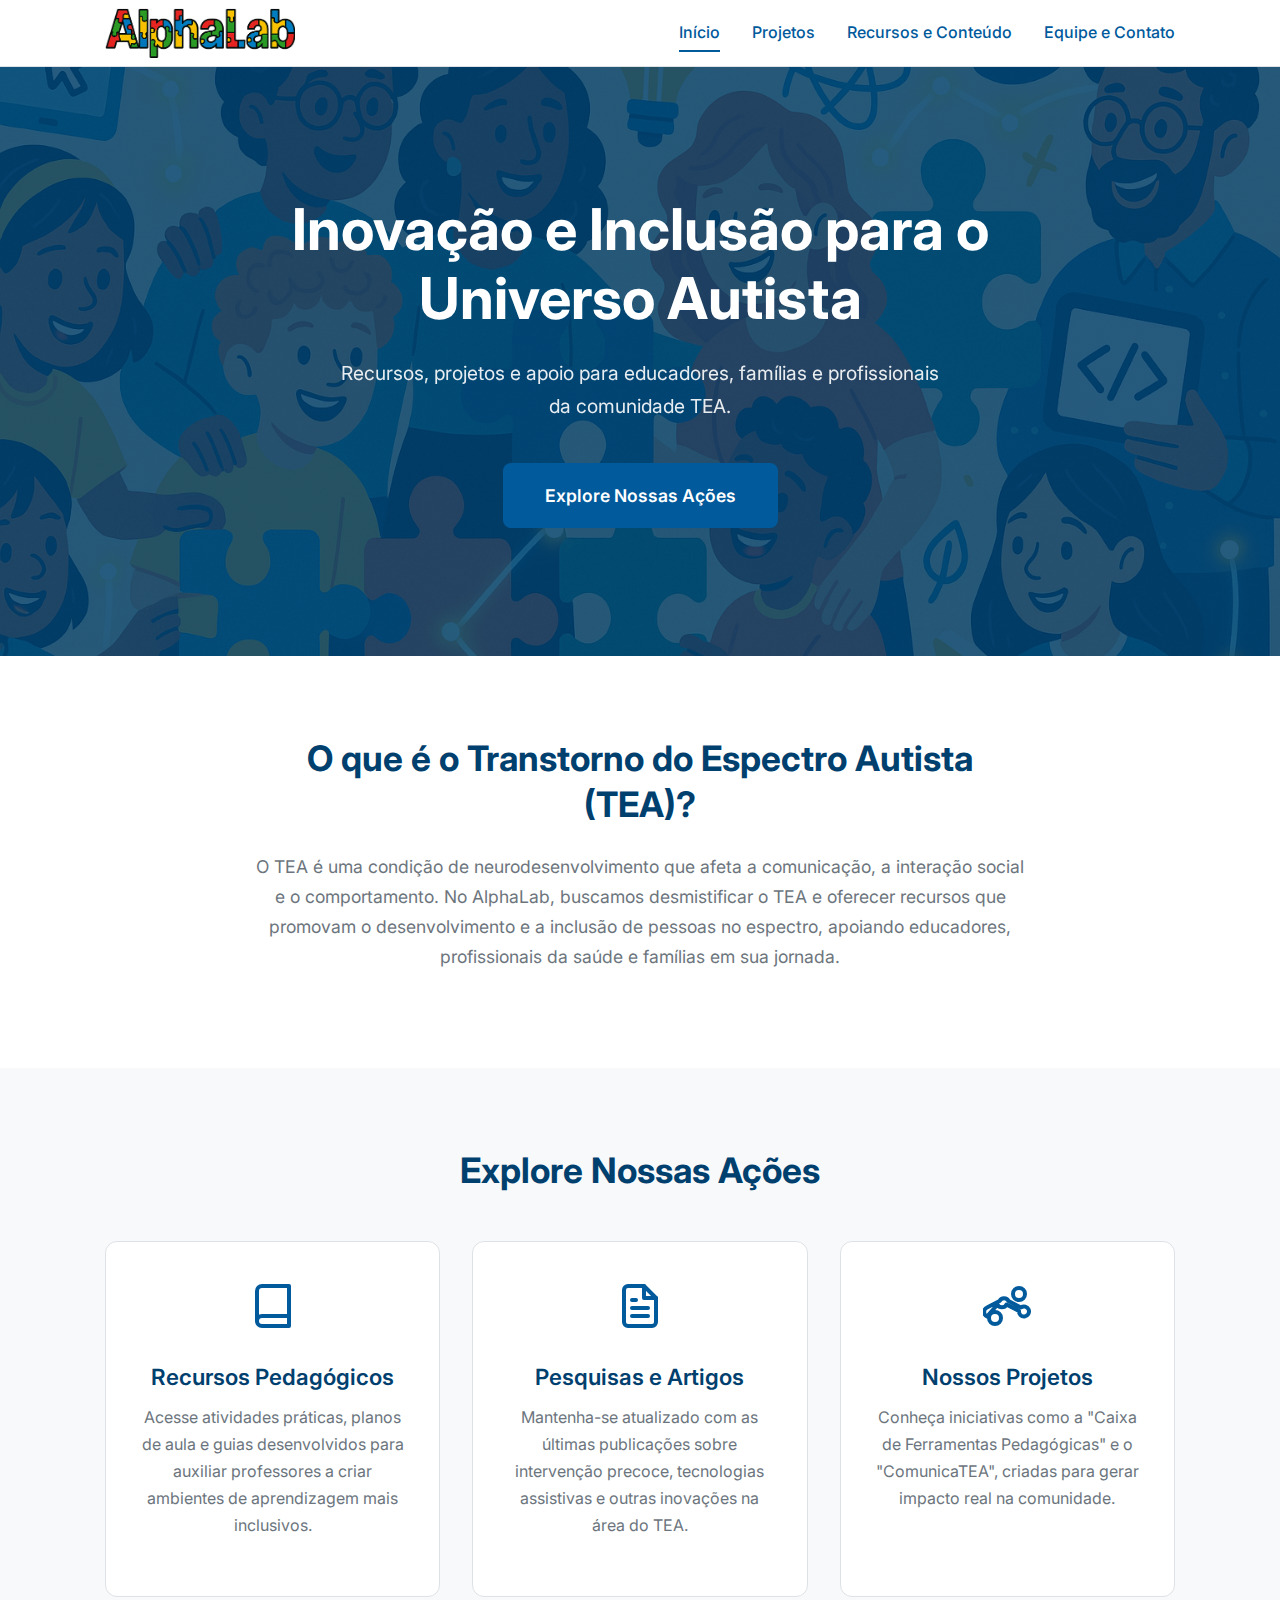
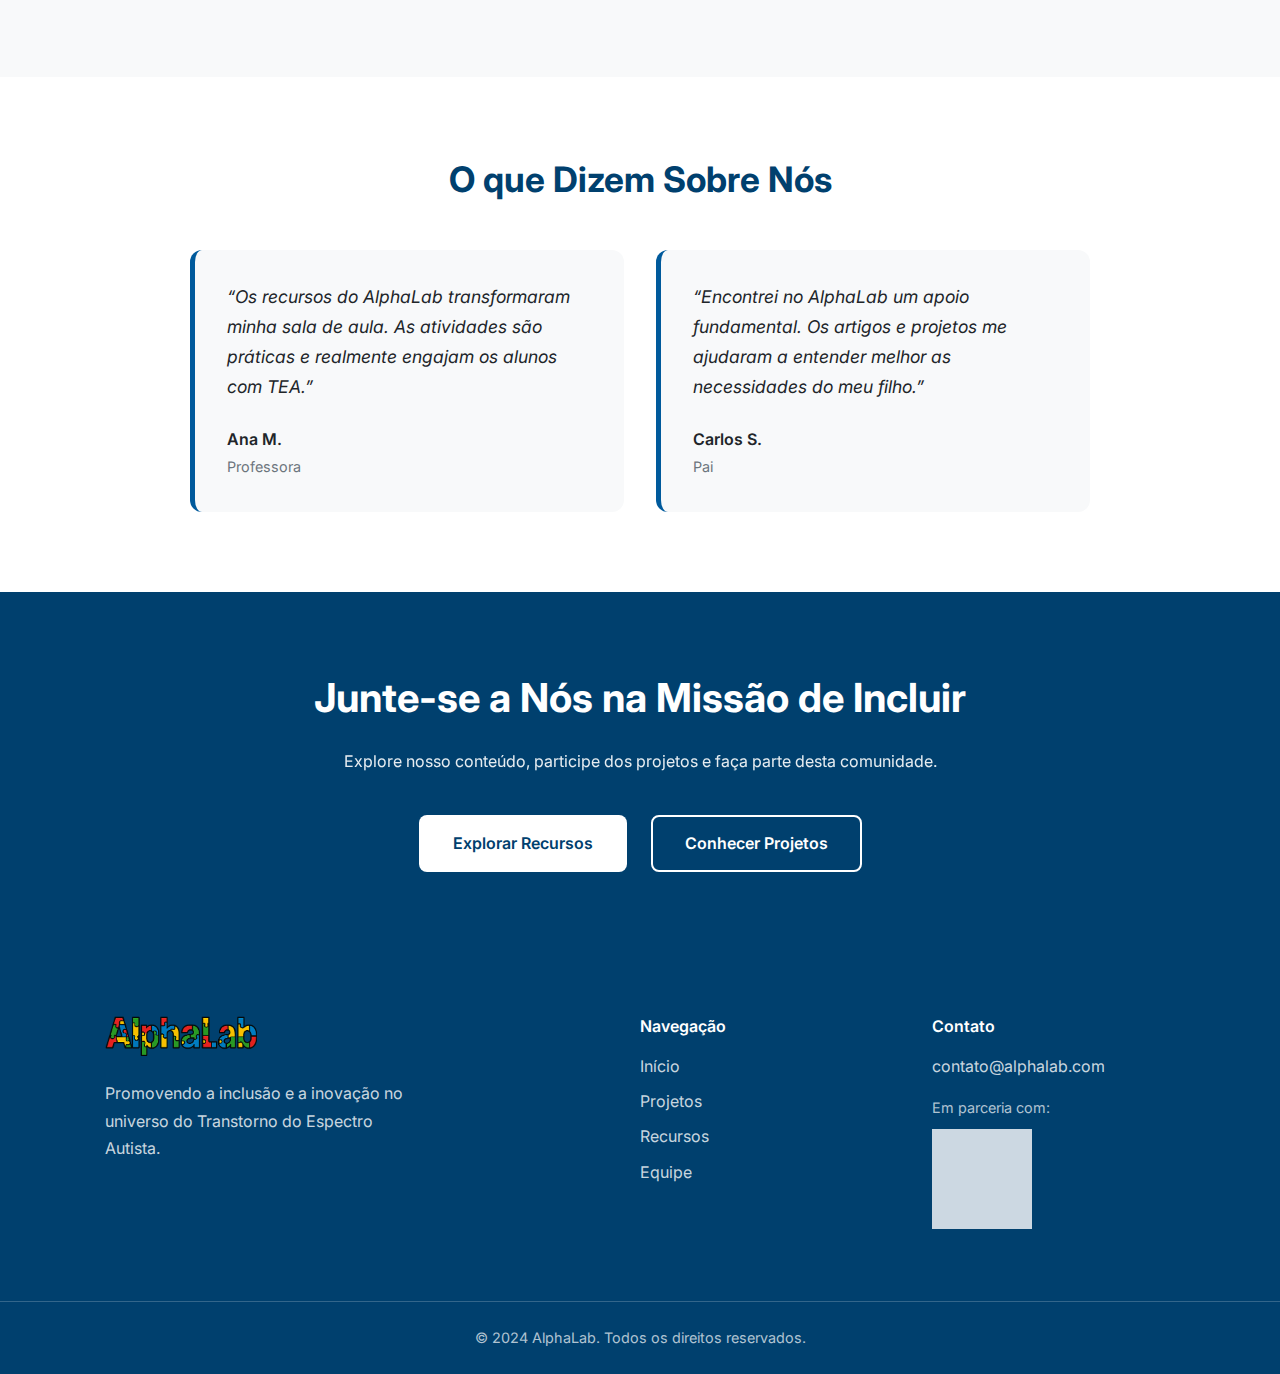
<file: index.html>
<!DOCTYPE html>
<html lang="pt-br">
  <head>
    <meta charset="UTF-8" />
    <meta name="viewport" content="width=device-width, initial-scale=1.0" />
    <title>AlphaLab - Inclusão e Inovação no TEA</title>

    <link rel="stylesheet" href="./styles/global.css" />
    <link rel="stylesheet" href="./styles/inicio.css" />

    <link rel="preconnect" href="https://fonts.googleapis.com" />
    <link rel="preconnect" href="https://fonts.gstatic.com" crossorigin />
    <link
      href="https://fonts.googleapis.com/css2?family=Inter:wght@400;500;600;700&display=swap"
      rel="stylesheet"
    />
  </head>
  <body>
    <header class="navbar">
      <div class="container">
        <a href="index.html" class="logo-link">
          <img class="logo" src="./assets/logo.png" alt="Logo AlphaLab" />
        </a>
        <nav>
          <ul>
            <li><a href="index.html" class="active">Início</a></li>
            <li><a href="pages/projetos.html">Projetos</a></li>
            <li><a href="pages/recursos.html">Recursos e Conteúdo</a></li>
            <li><a href="pages/equipe.html">Equipe e Contato</a></li>
          </ul>
        </nav>
        <button class="menu-toggle" aria-label="Abrir menu">
          <span class="bar"></span>
          <span class="bar"></span>
          <span class="bar"></span>
        </button>
      </div>
    </header>

    <main>
      <section class="hero">
        <div class="container">
          <div class="hero-content">
            <h1>Inovação e Inclusão para o Universo Autista</h1>
            <p class="subtitle">
              Recursos, projetos e apoio para educadores, famílias e
              profissionais da comunidade TEA.
            </p>
            <a href="#intro" class="btn btn-primary btn-hero"
              >Explore Nossas Ações</a
            >
          </div>
        </div>
      </section>

      <section id="intro" class="intro-section">
        <div class="container">
          <h2>O que é o Transtorno do Espectro Autista (TEA)?</h2>
          <p class="section-subtitle">
            O TEA é uma condição de neurodesenvolvimento que afeta a
            comunicação, a interação social e o comportamento. No AlphaLab,
            buscamos desmistificar o TEA e oferecer recursos que promovam o
            desenvolvimento e a inclusão de pessoas no espectro, apoiando
            educadores, profissionais da saúde e famílias em sua jornada.
          </p>
        </div>
      </section>

      <section class="highlights-section">
        <div class="container">
          <h2>Explore Nossas Ações</h2>
          <div class="highlights-grid">
            <div class="card">
              <div class="card-icon">
                <svg
                  xmlns="http://www.w3.org/2000/svg"
                  width="48"
                  height="48"
                  viewBox="0 0 24 24"
                  fill="none"
                  stroke="currentColor"
                  stroke-width="2"
                  stroke-linecap="round"
                  stroke-linejoin="round"
                >
                  <path d="M4 19.5A2.5 2.5 0 0 1 6.5 17H20"></path>
                  <path
                    d="M6.5 2H20v20H6.5A2.5 2.5 0 0 1 4 19.5v-15A2.5 2.5 0 0 1 6.5 2z"
                  ></path>
                </svg>
              </div>
              <h3>Recursos Pedagógicos</h3>
              <p>
                Acesse atividades práticas, planos de aula e guias desenvolvidos
                para auxiliar professores a criar ambientes de aprendizagem mais
                inclusivos.
              </p>
            </div>
            <div class="card">
              <div class="card-icon">
                <svg
                  xmlns="http://www.w3.org/2000/svg"
                  width="48"
                  height="48"
                  viewBox="0 0 24 24"
                  fill="none"
                  stroke="currentColor"
                  stroke-width="2"
                  stroke-linecap="round"
                  stroke-linejoin="round"
                >
                  <path
                    d="M14 2H6a2 2 0 0 0-2 2v16a2 2 0 0 0 2 2h12a2 2 0 0 0 2-2V8z"
                  ></path>
                  <polyline points="14 2 14 8 20 8"></polyline>
                  <line x1="16" y1="13" x2="8" y2="13"></line>
                  <line x1="16" y1="17" x2="8" y2="17"></line>
                  <polyline points="10 9 9 9 8 9"></polyline>
                </svg>
              </div>
              <h3>Pesquisas e Artigos</h3>
              <p>
                Mantenha-se atualizado com as últimas publicações sobre
                intervenção precoce, tecnologias assistivas e outras inovações
                na área do TEA.
              </p>
            </div>
            <div class="card">
              <div class="card-icon">
                <svg
                  xmlns="http://www.w3.org/2000/svg"
                  width="48"
                  height="48"
                  viewBox="0 0 24 24"
                  fill="none"
                  stroke="currentColor"
                  stroke-width="2"
                  stroke-linecap="round"
                  stroke-linejoin="round"
                >
                  <path
                    d="M2 17.265a2.5 2.5 0 0 1 0-4.53L8.25 9.53a2.5 2.5 0 0 1 4.53 0L19 12.735a2.5 2.5 0 1 1-1 1.732l-6.28-3.202a2.5 2.5 0 0 1-4.46 0L2 17.265z"
                  ></path>
                  <circle cx="18" cy="6" r="3"></circle>
                  <circle cx="6" cy="18" r="3"></circle>
                </svg>
              </div>
              <h3>Nossos Projetos</h3>
              <p>
                Conheça iniciativas como a "Caixa de Ferramentas Pedagógicas" e
                o "ComunicaTEA", criadas para gerar impacto real na comunidade.
              </p>
            </div>
          </div>
        </div>
      </section>

      <section class="testimonials-section">
        <div class="container">
          <h2>O que Dizem Sobre Nós</h2>
          <div class="testimonials-grid">
            <div class="testimonial-card">
              <p class="testimonial-quote">
                “Os recursos do AlphaLab transformaram minha sala de aula. As
                atividades são práticas e realmente engajam os alunos com TEA.”
              </p>
              <div class="testimonial-author">
                <span class="author-name">Ana M.</span>
                <span class="author-role">Professora</span>
              </div>
            </div>
            <div class="testimonial-card">
              <p class="testimonial-quote">
                “Encontrei no AlphaLab um apoio fundamental. Os artigos e
                projetos me ajudaram a entender melhor as necessidades do meu
                filho.”
              </p>
              <div class="testimonial-author">
                <span class="author-name">Carlos S.</span>
                <span class="author-role">Pai</span>
              </div>
            </div>
          </div>
        </div>
      </section>

      <section class="cta-section">
        <div class="container">
          <h2>Junte-se a Nós na Missão de Incluir</h2>
          <p>
            Explore nosso conteúdo, participe dos projetos e faça parte desta
            comunidade.
          </p>
          <div class="cta-buttons">
            <a href="./pages/recursos.html" class="btn btn-primary"
              >Explorar Recursos</a
            >
            <a href="./pages/projetos.html" class="btn btn-secondary"
              >Conhecer Projetos</a
            >
          </div>
        </div>
      </section>
    </main>

    <footer class="footer">
      <div class="container footer-grid">
        <div class="footer-about">
          <img
            class="logo-footer"
            src="./assets/logo.png"
            alt="Logo AlphaLab"
          />
          <p>
            Promovendo a inclusão e a inovação no universo do Transtorno do
            Espectro Autista.
          </p>
        </div>
        <div class="footer-links">
          <h4>Navegação</h4>
          <ul>
            <li><a href="index.html">Início</a></li>
            <li><a href="pages/projetos.html">Projetos</a></li>
            <li><a href="pages/recursos.html">Recursos</a></li>
            <li><a href="pages/equipe.html">Equipe</a></li>
          </ul>
        </div>
        <div class="footer-contact">
          <h4>Contato</h4>
          <p>contato@alphalab.com</p>
          <div class="footer-partner">
            <span>Em parceria com:</span>
            <img
              class="logo-if"
              src="./assets/if.png"
              alt="Logo do Instituto Federal"
            />
          </div>
        </div>
      </div>
      <div class="footer-bottom">
        <p>&copy; 2024 AlphaLab. Todos os direitos reservados.</p>
      </div>
    </footer>

    <script>
      const menuToggle = document.querySelector(".menu-toggle");
      const nav = document.querySelector("nav");
      menuToggle.addEventListener("click", () => {
        nav.classList.toggle("active");
        menuToggle.classList.toggle("active");
      });
    </script>
  </body>
</html>
</file>
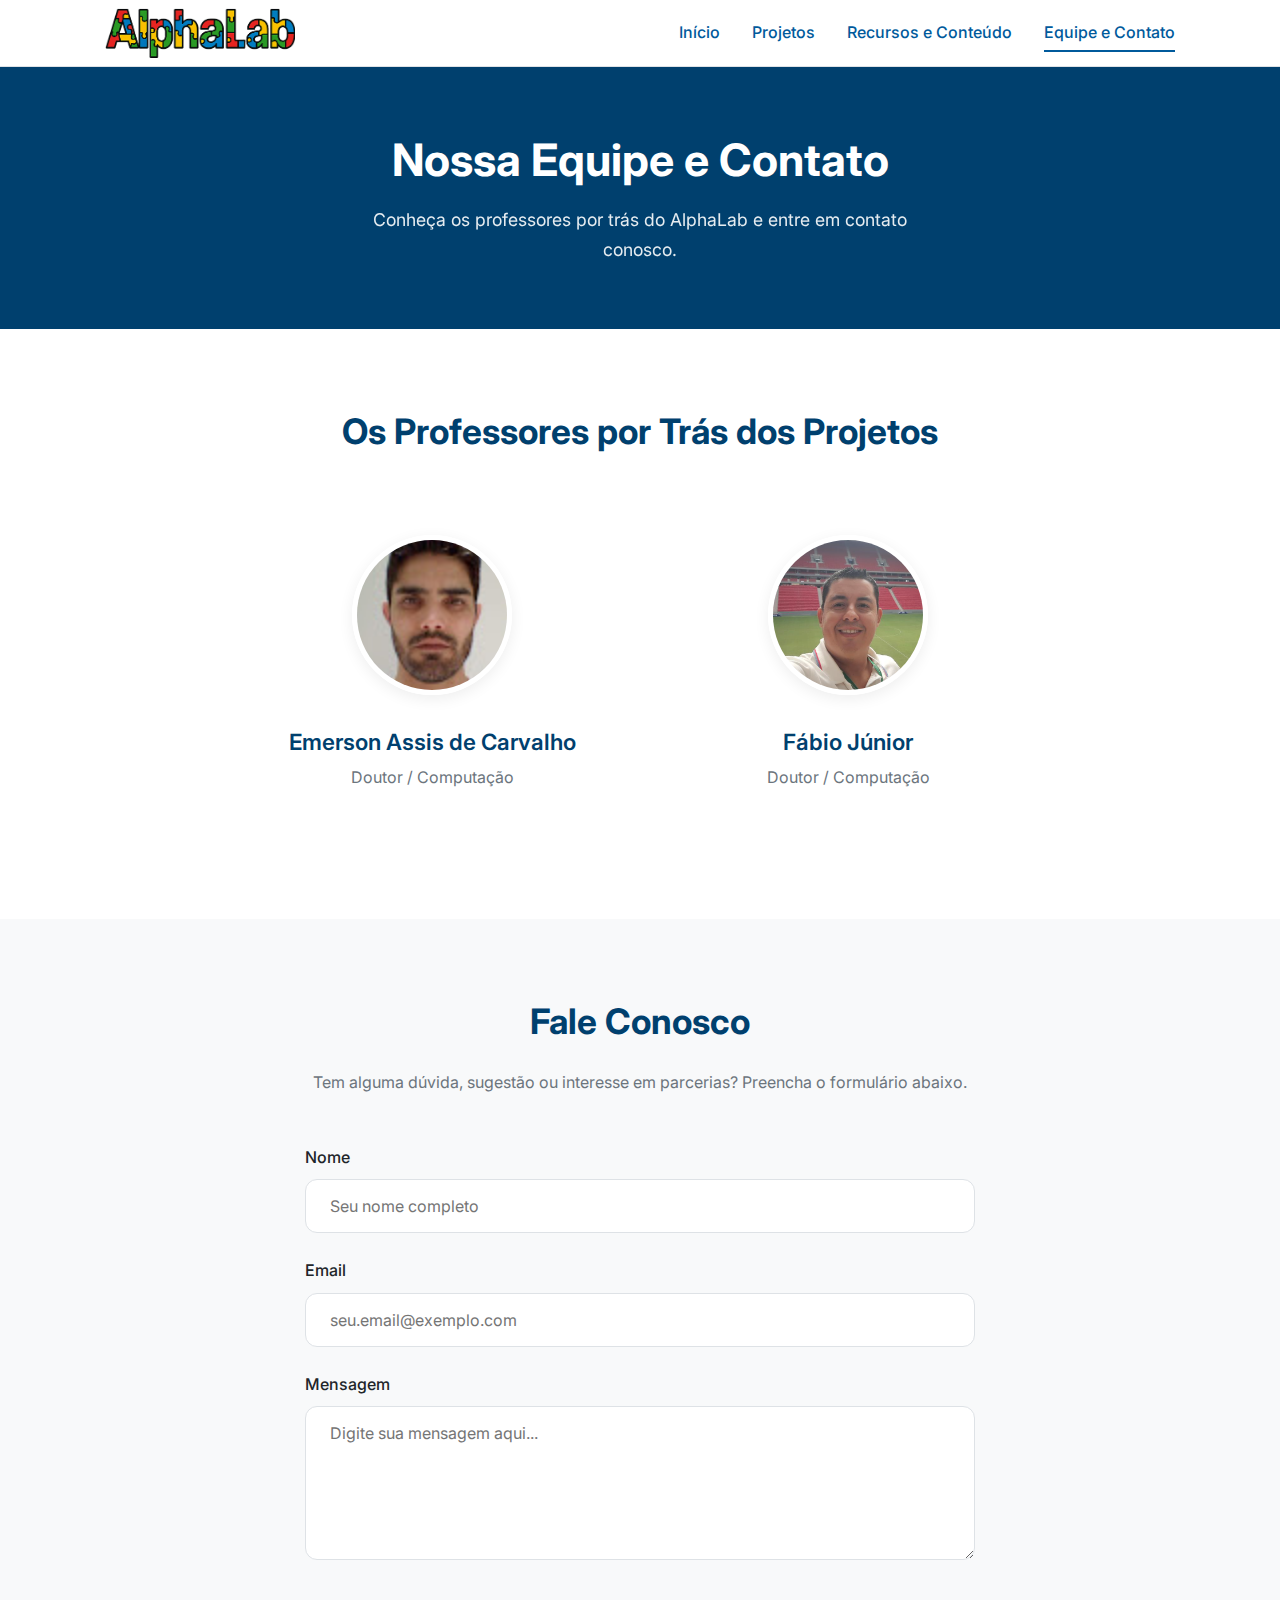
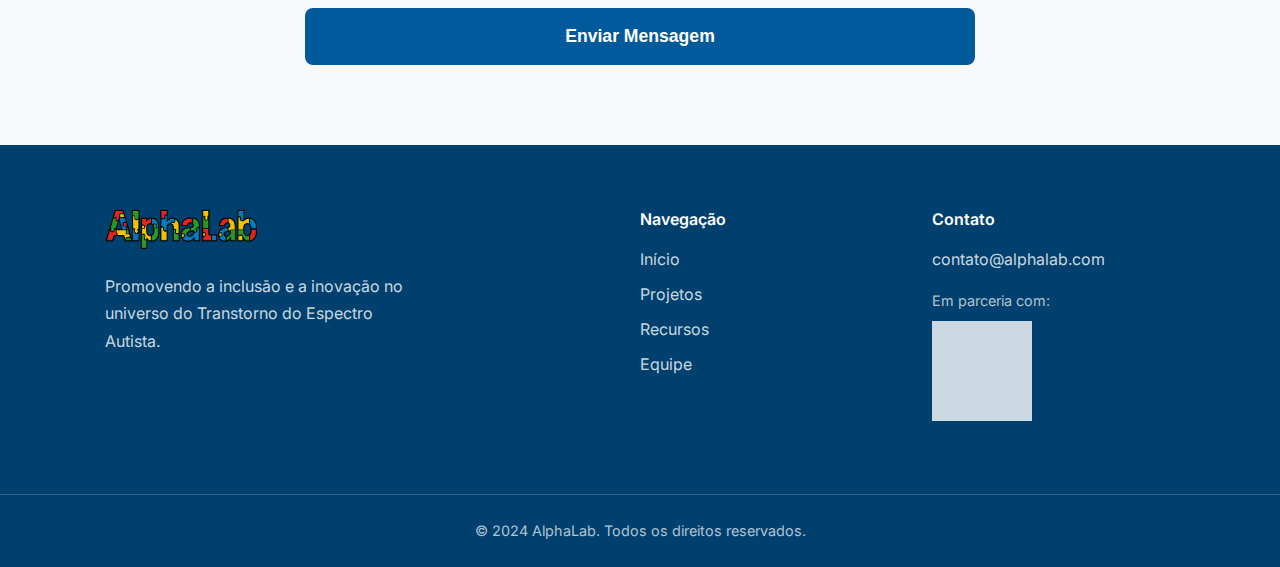
<file: pages/equipe.html>
<!DOCTYPE html>
<html lang="pt-br">
  <head>
    <meta charset="UTF-8" />
    <meta name="viewport" content="width=device-width, initial-scale=1.0" />
    <title>Equipe e Contato - AlphaLab</title>

    <link rel="stylesheet" href="../styles/global.css" />
    <link rel="stylesheet" href="../styles/equipe.css" />

    <link rel="preconnect" href="https://fonts.googleapis.com" />
    <link rel="preconnect" href="https://fonts.gstatic.com" crossorigin />
    <link
      href="https://fonts.googleapis.com/css2?family=Inter:wght@400;500;600;700&display=swap"
      rel="stylesheet"
    />
  </head>
  <body>
    <header class="navbar">
      <div class="container">
        <a href="../index.html" class="logo-link">
          <img class="logo" src="../assets/logo.png" alt="Logo AlphaLab" />
        </a>
        <nav>
          <ul>
            <li><a href="../index.html">Início</a></li>
            <li><a href="../pages/projetos.html">Projetos</a></li>
            <li><a href="../pages/recursos.html">Recursos e Conteúdo</a></li>
            <li>
              <a href="../pages/equipe.html" class="active">Equipe e Contato</a>
            </li>
          </ul>
        </nav>
        <button class="menu-toggle" aria-label="Abrir menu">
          <span class="bar"></span>
          <span class="bar"></span>
          <span class="bar"></span>
        </button>
      </div>
    </header>

    <main>
      <section class="page-header">
        <div class="container">
          <h1>Nossa Equipe e Contato</h1>
          <p class="section-subtitle">
            Conheça os professores por trás do AlphaLab e entre em contato
            conosco.
          </p>
        </div>
      </section>

      <section class="team-section">
        <div class="container">
          <h2>Os Professores por Trás dos Projetos</h2>
          <div class="team-grid">
            <div class="team-member">
              <img
                src="../assets/fotos/emerson.jpg"
                alt="Foto do professor Emerson Assis de Carvalho"
              />
              <h3>Emerson Assis de Carvalho</h3>
              <p>Doutor / Computação</p>
            </div>
            <div class="team-member">
              <img
                src="../assets/fotos/fabio.png"
                alt="Foto do professor Fábio Júnior"
              />
              <h3>Fábio Júnior</h3>
              <p>Doutor / Computação</p>
            </div>
          </div>
        </div>
      </section>

      <section class="contact-section">
        <div class="container">
          <h2>Fale Conosco</h2>
          <p class="section-subtitle">
            Tem alguma dúvida, sugestão ou interesse em parcerias? Preencha o
            formulário abaixo.
          </p>
          <form class="contact-form">
            <div class="form-group">
              <label for="name">Nome</label>
              <input
                type="text"
                id="name"
                name="name"
                placeholder="Seu nome completo"
                required
              />
            </div>
            <div class="form-group">
              <label for="email">Email</label>
              <input
                type="email"
                id="email"
                name="email"
                placeholder="seu.email@exemplo.com"
                required
              />
            </div>
            <div class="form-group">
              <label for="message">Mensagem</label>
              <textarea
                id="message"
                name="message"
                rows="6"
                placeholder="Digite sua mensagem aqui..."
                required
              ></textarea>
            </div>
            <button type="submit" class="btn btn-primary">
              Enviar Mensagem
            </button>
          </form>
        </div>
      </section>
    </main>

    <footer class="footer">
      <div class="container footer-grid">
        <div class="footer-about">
          <img
            class="logo-footer"
            src="../assets/logo.png"
            alt="Logo AlphaLab"
          />
          <p>
            Promovendo a inclusão e a inovação no universo do Transtorno do
            Espectro Autista.
          </p>
        </div>
        <div class="footer-links">
          <h4>Navegação</h4>
          <ul>
            <li><a href="../index.html">Início</a></li>
            <li><a href="../pages/projetos.html">Projetos</a></li>
            <li><a href="../pages/recursos.html">Recursos</a></li>
            <li><a href="../pages/equipe.html">Equipe</a></li>
          </ul>
        </div>
        <div class="footer-contact">
          <h4>Contato</h4>
          <p>contato@alphalab.com</p>
          <div class="footer-partner">
            <span>Em parceria com:</span>
            <img
              class="logo-if"
              src="../assets/if.png"
              alt="Logo do Instituto Federal"
            />
          </div>
        </div>
      </div>
      <div class="footer-bottom">
        <p>&copy; 2024 AlphaLab. Todos os direitos reservados.</p>
      </div>
    </footer>

    <script>
      const menuToggle = document.querySelector(".menu-toggle");
      const nav = document.querySelector("nav");
      menuToggle.addEventListener("click", () => {
        nav.classList.toggle("active");
        menuToggle.classList.toggle("active");
      });
    </script>
  </body>
</html>
</file>
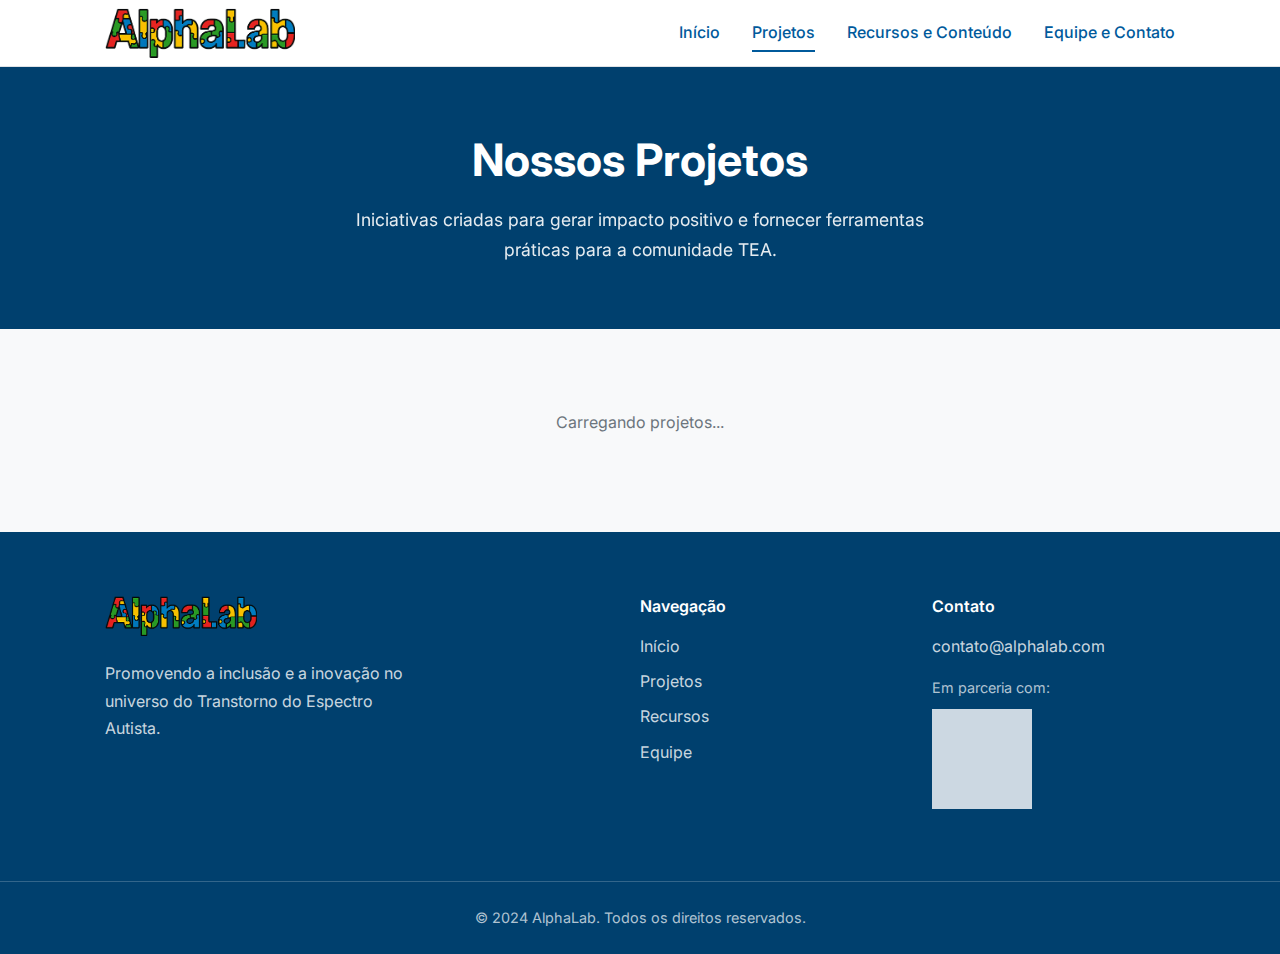
<file: pages/projetos.html>
<!DOCTYPE html>
<html lang="pt-br">
  <head>
    <meta charset="UTF-8" />
    <meta name="viewport" content="width=device-width, initial-scale=1.0" />
    <title>Nossos Projetos - AlphaLab</title>

    <link rel="stylesheet" href="../styles/global.css" />
    <link rel="stylesheet" href="../styles/projetos.css" />

    <link rel="preconnect" href="https://fonts.googleapis.com" />
    <link rel="preconnect" href="https://fonts.gstatic.com" crossorigin />
    <link
      href="https://fonts.googleapis.com/css2?family=Inter:wght@400;500;600;700&display=swap"
      rel="stylesheet"
    />
  </head>
  <body>
    <header class="navbar">
      <div class="container">
        <a href="../index.html" class="logo-link">
          <img class="logo" src="../assets/logo.png" alt="Logo AlphaLab" />
        </a>
        <nav>
          <ul>
            <li><a href="../index.html">Início</a></li>
            <li>
              <a href="../pages/projetos.html" class="active">Projetos</a>
            </li>
            <li><a href="../pages/recursos.html">Recursos e Conteúdo</a></li>
            <li><a href="../pages/equipe.html">Equipe e Contato</a></li>
          </ul>
        </nav>
        <button class="menu-toggle" aria-label="Abrir menu">
          <span class="bar"></span>
          <span class="bar"></span>
          <span class="bar"></span>
        </button>
      </div>
    </header>

    <main>
      <section class="page-header">
        <div class="container">
          <h1>Nossos Projetos</h1>
          <p class="section-subtitle">
            Iniciativas criadas para gerar impacto positivo e fornecer
            ferramentas práticas para a comunidade TEA.
          </p>
        </div>
      </section>

      <section class="projects-section">
        <div class="container" id="projects-container">
          <div class="loading-message">
            <p>Carregando projetos...</p>
          </div>
        </div>
      </section>
    </main>

    <footer class="footer">
      <div class="container footer-grid">
        <div class="footer-about">
          <img
            class="logo-footer"
            src="../assets/logo.png"
            alt="Logo AlphaLab"
          />
          <p>
            Promovendo a inclusão e a inovação no universo do Transtorno do
            Espectro Autista.
          </p>
        </div>
        <div class="footer-links">
          <h4>Navegação</h4>
          <ul>
            <li><a href="../index.html">Início</a></li>
            <li><a href="../pages/projetos.html">Projetos</a></li>
            <li><a href="../pages/recursos.html">Recursos</a></li>
            <li><a href="../pages/equipe.html">Equipe</a></li>
          </ul>
        </div>
        <div class="footer-contact">
          <h4>Contato</h4>
          <p>contato@alphalab.com</p>
          <div class="footer-partner">
            <span>Em parceria com:</span>
            <img
              class="logo-if"
              src="../assets/if.png"
              alt="Logo do Instituto Federal"
            />
          </div>
        </div>
      </div>
      <div class="footer-bottom">
        <p>&copy; 2024 AlphaLab. Todos os direitos reservados.</p>
      </div>
    </footer>

    <script type="module">
      const menuToggle = document.querySelector(".menu-toggle");
      const nav = document.querySelector("nav");
      menuToggle.addEventListener("click", () => {
        nav.classList.toggle("active");
        menuToggle.classList.toggle("active");
      });

      import * as prismic from "https://cdn.skypack.dev/@prismicio/client";

      const repositoryName = "alphalab";
      const client = prismic.createClient(repositoryName);
      const projectsContainer = document.getElementById("projects-container");

      const loadProjects = async () => {
        try {
          const projects = await client.getAllByType("projeto");

          if (projects.length === 0) {
            projectsContainer.innerHTML =
              "<p>Nenhum projeto encontrado. Verifique se publicou o conteúdo no Prismic.</p>";
            return;
          }

          projectsContainer.innerHTML = "";

          projects.forEach((project) => {
            const data = project.data;
            const statusClass = data.status
              ? data.status.toLowerCase().replace(/\s+/g, "-")
              : "em-desenvolvimento";

            const projectHTML = `
              <article class="project-card">
                <div class="project-content">
                  <div class="card-header">
                    <span class="project-status ${statusClass}">${
              data.status || "Em Desenvolvimento"
            }</span>
                  </div>
                  <h2>${data.titulo || ""}</h2>
                  <div class="project-description">
                    ${prismic.asHTML(data.descricao) || ""}
                  </div>
                  <ul class="project-details">
                    <li>
                      <strong>Objetivo:</strong> ${data.objetivo || ""}
                    </li>
                    <li>
                      <strong>Público-alvo:</strong> ${data.publico_alvo || ""}
                    </li>
                  </ul>
                </div>
              </article>
            `;
            projectsContainer.innerHTML += projectHTML;
          });
        } catch (error) {
          console.error("Falha ao buscar projetos do Prismic:", error);
          projectsContainer.innerHTML =
            "<p>Ocorreu um erro ao carregar os projetos.</p>";
        }
      };

      loadProjects();
    </script>
  </body>
</html>
</file>
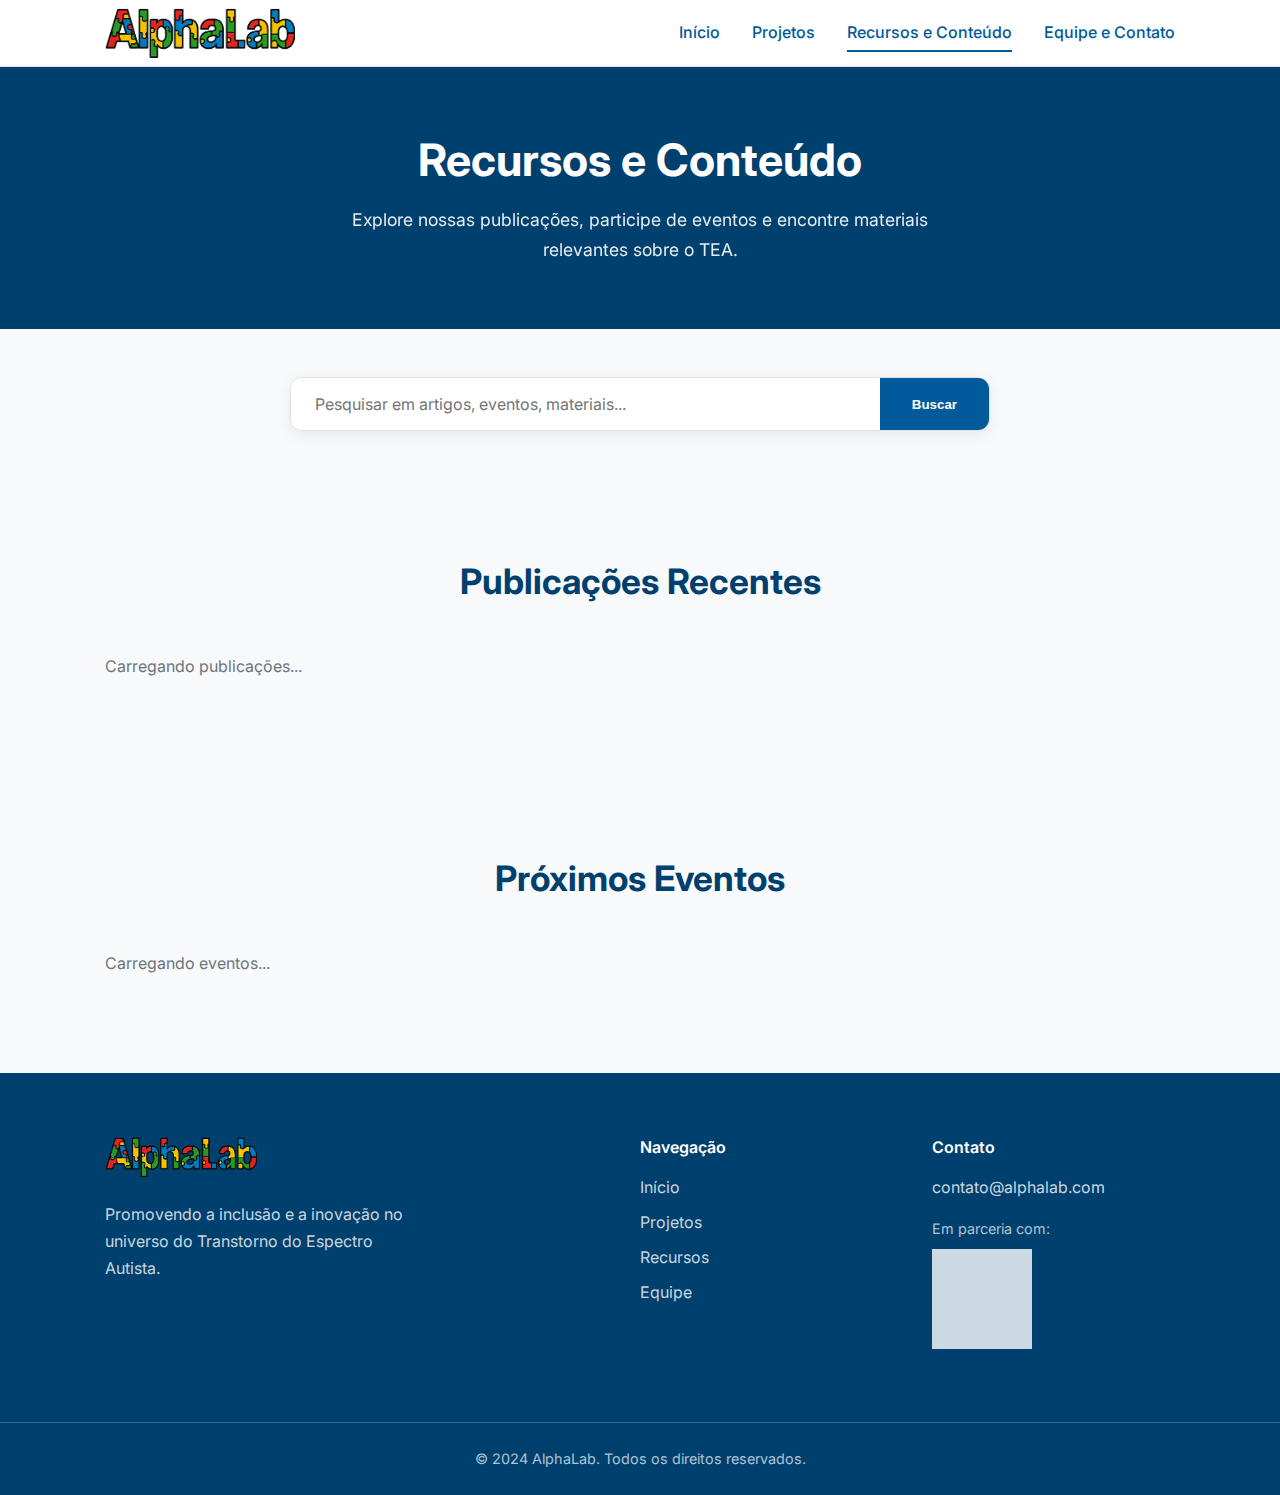
<file: pages/recursos.html>
<!DOCTYPE html>
<html lang="pt-br">
  <head>
    <meta charset="UTF-8" />
    <meta name="viewport" content="width=device-width, initial-scale=1.0" />
    <title>Recursos e Conteúdo - AlphaLab</title>

    <link rel="stylesheet" href="../styles/global.css" />
    <link rel="stylesheet" href="../styles/recursos.css" />

    <link rel="preconnect" href="https://fonts.googleapis.com" />
    <link rel="preconnect" href="https://fonts.gstatic.com" crossorigin />
    <link
      href="https://fonts.googleapis.com/css2?family=Inter:wght@400;500;600;700&display=swap"
      rel="stylesheet"
    />
  </head>
  <body>
    <header class="navbar">
      <div class="container">
        <a href="../index.html" class="logo-link">
          <img class="logo" src="../assets/logo.png" alt="Logo AlphaLab" />
        </a>
        <nav>
          <ul>
            <li><a href="../index.html">Início</a></li>
            <li><a href="../pages/projetos.html">Projetos</a></li>
            <li>
              <a href="../pages/recursos.html" class="active"
                >Recursos e Conteúdo</a
              >
            </li>
            <li><a href="../pages/equipe.html">Equipe e Contato</a></li>
          </ul>
        </nav>
        <button class="menu-toggle" aria-label="Abrir menu">
          <span class="bar"></span>
          <span class="bar"></span>
          <span class="bar"></span>
        </button>
      </div>
    </header>

    <main>
      <section class="page-header">
        <div class="container">
          <h1>Recursos e Conteúdo</h1>
          <p class="section-subtitle">
            Explore nossas publicações, participe de eventos e encontre
            materiais relevantes sobre o TEA.
          </p>
        </div>
      </section>

      <section class="search-section">
        <div class="container">
          <form class="search-bar" id="search-form">
            <input
              type="search"
              id="search-input"
              placeholder="Pesquisar em artigos, eventos, materiais..."
            />
            <button type="submit" class="btn btn-primary">Buscar</button>
          </form>
        </div>
      </section>

      <section class="content-section">
        <div class="container">
          <h2>Publicações Recentes</h2>
          <div id="publications-grid" class="content-grid">
            <p>Carregando publicações...</p>
          </div>
        </div>
      </section>

      <section class="content-section gray-bg">
        <div class="container">
          <h2>Próximos Eventos</h2>
          <div id="events-grid" class="content-grid">
            <p>Carregando eventos...</p>
          </div>
        </div>
      </section>
    </main>

    <footer class="footer">
      <div class="container footer-grid">
        <div class="footer-about">
          <img
            class="logo-footer"
            src="../assets/logo.png"
            alt="Logo AlphaLab"
          />
          <p>
            Promovendo a inclusão e a inovação no universo do Transtorno do
            Espectro Autista.
          </p>
        </div>
        <div class="footer-links">
          <h4>Navegação</h4>
          <ul>
            <li><a href="../index.html">Início</a></li>
            <li><a href="../pages/projetos.html">Projetos</a></li>
            <li><a href="../pages/recursos.html">Recursos</a></li>
            <li><a href="../pages/equipe.html">Equipe</a></li>
          </ul>
        </div>
        <div class="footer-contact">
          <h4>Contato</h4>
          <p>contato@alphalab.com</p>
          <div class="footer-partner">
            <span>Em parceria com:</span>
            <img
              class="logo-if"
              src="../assets/if.png"
              alt="Logo do Instituto Federal"
            />
          </div>
        </div>
      </div>
      <div class="footer-bottom">
        <p>&copy; 2024 AlphaLab. Todos os direitos reservados.</p>
      </div>
    </footer>

    <script type="module">
      const menuToggle = document.querySelector(".menu-toggle");
      const nav = document.querySelector("nav");
      menuToggle.addEventListener("click", () => {
        nav.classList.toggle("active");
        menuToggle.classList.toggle("active");
      });

      import * as prismic from "https://cdn.skypack.dev/@prismicio/client";

      const repositoryName = "alphalab";
      const client = prismic.createClient(repositoryName);

      const publicationsGrid = document.getElementById("publications-grid");
      const eventsGrid = document.getElementById("events-grid");
      const searchForm = document.getElementById("search-form");
      const searchInput = document.getElementById("search-input");

      let allResources = [];

      const renderCard = (item) => {
        const data = item.data;
        const isEvent = data.tipo_de_recurso === "Evento";
        const tagClass = isEvent ? "event" : "article";
        const linkHTML = isEvent
          ? `<a href="${
              data.link_de_destino?.url || "#"
            }" target="_blank" class="btn btn-secondary">${
              data.texto_do_link || "Saiba mais"
            }</a>`
          : `<a href="${
              data.link_de_destino?.url || "#"
            }" target="_blank" class="read-more">${
              data.texto_do_link || "Leia mais →"
            }</a>`;

        return `
          <article class="content-card">
            <span class="content-tag ${tagClass}">${data.tipo_de_recurso}</span>
            <h3>${data.titulo || ""}</h3>
            ${
              isEvent
                ? `<div>${prismic.asHTML(data.detalhes_evento) || ""}</div>`
                : ""
            }
            <div>${prismic.asHTML(data.resumo) || ""}</div>
            ${linkHTML}
          </article>
        `;
      };

      const renderResources = (resourcesToRender) => {
        const articles = resourcesToRender.filter(
          (item) => item.data.tipo_de_recurso === "Artigo"
        );
        const events = resourcesToRender.filter(
          (item) => item.data.tipo_de_recurso === "Evento"
        );

        publicationsGrid.innerHTML =
          articles.length > 0
            ? articles.map(renderCard).join("")
            : "<p>Nenhuma publicação encontrada para este termo.</p>";

        eventsGrid.innerHTML =
          events.length > 0
            ? events.map(renderCard).join("")
            : "<p>Nenhum evento encontrado para este termo.</p>";
      };

      const filterAndRender = () => {
        const searchTerm = searchInput.value.toLowerCase().trim();

        if (!searchTerm) {
          renderResources(allResources);
          return;
        }

        const filteredResources = allResources.filter((item) => {
          const title = (item.data.titulo || "").toLowerCase();
          const summary = prismic.asText(item.data.resumo || []).toLowerCase();
          const details = prismic
            .asText(item.data.detalhes_evento || [])
            .toLowerCase();
          return (
            title.includes(searchTerm) ||
            summary.includes(searchTerm) ||
            details.includes(searchTerm)
          );
        });

        renderResources(filteredResources);
      };

      const handleSubmit = (event) => {
        event.preventDefault();
        filterAndRender();
      };

      const loadResources = async () => {
        try {
          allResources = await client.getAllByType("recurso");
          renderResources(allResources);
        } catch (error) {
          console.error("Falha ao buscar recursos do Prismic:", error);
          publicationsGrid.innerHTML =
            "<p>Ocorreu um erro ao carregar o conteúdo.</p>";
          eventsGrid.innerHTML =
            "<p>Ocorreu um erro ao carregar o conteúdo.</p>";
        }
      };

      searchForm.addEventListener("submit", handleSubmit);
      searchInput.addEventListener("input", filterAndRender);

      loadResources();
    </script>
  </body>
</html>
</file>
<file: styles/global.css>
/* === ESTILOS GLOBAIS === */
:root {
  --cor-primaria: #005a9c;
  --cor-secundaria: #00406e;
  --cor-destaque: #ffc107;
  --cor-fundo: #f8f9fa;
  --cor-fundo-secao: #ffffff;
  --cor-texto: #212529;
  --cor-texto-claro: #6c757d;
  --cor-branco: #ffffff;
  --cor-borda: #dee2e6;
  --sombra-suave: 0 4px 15px rgba(0, 0, 0, 0.07);
  --fonte-principal: "Inter", sans-serif;
}

* {
  margin: 0;
  padding: 0;
  box-sizing: border-box;
}

html {
  scroll-behavior: smooth;
}

body {
  font-family: var(--fonte-principal);
  background-color: var(--cor-fundo);
  color: var(--cor-texto);
  line-height: 1.7;
  -webkit-font-smoothing: antialiased;
}

h1,
h2,
h3,
h4 {
  color: var(--cor-secundaria);
  font-weight: 700;
  line-height: 1.3;
}

h1 {
  font-size: 2.8rem;
}
h2 {
  font-size: 2.2rem;
  margin-bottom: 1.5rem;
}
h3 {
  font-size: 1.25rem;
  margin-bottom: 0.75rem;
}
p {
  margin-bottom: 1rem;
  color: var(--cor-texto-claro);
}

a {
  color: var(--cor-primaria);
  text-decoration: none;
  transition: color 0.3s ease;
}
a:hover {
  color: var(--cor-secundaria);
}

.container {
  width: 90%;
  max-width: 1100px;
  margin: 0 auto;
  padding: 0 15px;
}

main section {
  padding: 5rem 0;
}

/* --- NAVBAR --- */
.navbar {
  background-color: var(--cor-branco);
  padding: 0.5rem 0;
  border-bottom: 1px solid var(--cor-borda);
  position: sticky;
  top: 0;
  z-index: 1000;
  transition: box-shadow 0.3s ease;
}
.navbar.scrolled {
  box-shadow: var(--sombra-suave);
}

.navbar .container {
  display: flex;
  justify-content: space-between;
  align-items: center;
}

.navbar .logo {
  height: 50px;
  width: auto;
  /* Ajuda no alinhamento vertical da imagem */
  vertical-align: middle;
}

.navbar nav ul {
  list-style: none;
  display: flex;
  gap: 2rem;
}
.navbar nav a {
  font-weight: 500;
  font-size: 1rem;
  /* CORREÇÃO: Removido o padding vertical excessivo para alinhar corretamente com a logo */
  padding: 0.5rem 0;
  border-bottom: 2px solid transparent;
  transition: all 0.3s ease;
}
.navbar nav a.active,
.navbar nav a:hover {
  color: var(--cor-primaria);
  border-bottom-color: var(--cor-primaria);
}

/* --- MENU HAMBÚRGUER --- */
.menu-toggle {
  display: none;
  flex-direction: column;
  gap: 5px;
  cursor: pointer;
  border: none;
  background: transparent;
}
.menu-toggle .bar {
  width: 28px;
  height: 3px;
  background-color: var(--cor-secundaria);
  border-radius: 2px;
  transition: all 0.3s ease;
}

/* --- BOTÕES --- */
.btn {
  display: inline-block;
  padding: 0.8rem 2rem;
  border-radius: 8px;
  font-weight: 600;
  text-align: center;
  transition: all 0.3s ease;
  border: 2px solid transparent;
}
.btn:hover {
  transform: translateY(-3px);
  box-shadow: 0 4px 12px rgba(0, 0, 0, 0.15);
}
.btn-primary {
  background-color: var(--cor-primaria);
  color: var(--cor-branco);
}
.btn-primary:hover {
  background-color: var(--cor-secundaria);
  color: var(--cor-branco);
}
.btn-secondary {
  background-color: transparent;
  color: var(--cor-primaria);
  border-color: var(--cor-primaria);
}
.btn-secondary:hover {
  background-color: var(--cor-primaria);
  color: var(--cor-branco);
}

/* --- FOOTER --- */
.footer {
  background-color: var(--cor-secundaria);
  color: var(--cor-branco);
  padding-top: 4rem;
}
.footer-grid {
  display: grid;
  grid-template-columns: 2fr 1fr 1fr;
  gap: 3rem;
  padding-bottom: 4rem;
}
.footer-about .logo-footer {
  height: 40px;
  width: auto;
  margin-bottom: 1rem;
}
.footer-about p {
  color: rgba(255, 255, 255, 0.8);
  max-width: 300px;
}
.footer h4 {
  color: var(--cor-branco);
  margin-bottom: 1rem;
  font-weight: 600;
}
.footer-links ul {
  list-style: none;
}
.footer-links li {
  margin-bottom: 0.5rem;
}
.footer-links a {
  color: rgba(255, 255, 255, 0.8);
}
.footer-links a:hover {
  color: var(--cor-branco);
}
.footer-contact p {
  color: rgba(255, 255, 255, 0.8);
}
.footer-partner {
  margin-top: 1rem;
}
.footer-partner span {
  display: block;
  font-size: 0.9rem;
  margin-bottom: 0.5rem;
  color: rgba(255, 255, 255, 0.7);
}
.footer-partner .logo-if {
  width: 100px;
  filter: brightness(0) invert(1);
  opacity: 0.8;
}
.footer-bottom {
  border-top: 1px solid rgba(255, 255, 255, 0.2);
  text-align: center;
  padding: 1.5rem 0;
}
.footer-bottom p {
  margin: 0;
  color: rgba(255, 255, 255, 0.7);
  font-size: 0.9rem;
}

/* === MEDIA QUERIES PARA RESPONSIVIDADE === */
@media (max-width: 768px) {
  h1 {
    font-size: 2.2rem;
  }
  h2 {
    font-size: 1.8rem;
  }
  main section {
    padding: 3rem 0;
  }

  .menu-toggle {
    display: flex;
  }
  .navbar nav {
    display: none;
    position: absolute;
    top: 67px;
    left: 0;
    width: 100%;
    background-color: var(--cor-fundo-secao);
    border-bottom: 1px solid var(--cor-borda);
    box-shadow: var(--sombra-suave);
  }
  .navbar nav.active {
    display: block;
  }
  .navbar nav ul {
    flex-direction: column;
    text-align: center;
    padding: 1rem 0;
    gap: 0;
  }
  .navbar nav ul li {
    padding: 0.75rem 0;
  }
  .navbar nav a {
    padding: 0.5rem 0;
  }
  .navbar nav a:hover,
  .navbar nav a.active {
    border-bottom-color: transparent;
  }

  .menu-toggle.active .bar:nth-child(1) {
    transform: rotate(45deg) translate(6px, 6px);
  }
  .menu-toggle.active .bar:nth-child(2) {
    opacity: 0;
  }
  .menu-toggle.active .bar:nth-child(3) {
    transform: rotate(-45deg) translate(7px, -7px);
  }

  .footer-grid {
    grid-template-columns: 1fr;
    text-align: center;
  }
  .footer-about,
  .footer-links,
  .footer-contact {
    display: flex;
    flex-direction: column;
    align-items: center;
  }
}
</file>
<file: styles/inicio.css>
.hero {
  background: linear-gradient(rgba(0, 64, 110, 0.85), rgba(0, 64, 110, 0.85)),
    url("../assets/banner.png") no-repeat center center/cover;
  color: var(--cor-branco);
  padding: 8rem 0;
}
.hero .container {
  display: flex;
  flex-direction: column;
  align-items: center;
  text-align: center;
}
.hero-content {
  max-width: 800px;
}
.hero h1 {
  font-size: 3.6rem;
  color: var(--cor-branco);
  font-weight: 700;
  margin-bottom: 1.5rem;
  line-height: 1.2;
}
.hero .subtitle {
  font-size: 1.2rem;
  color: var(--cor-branco);
  opacity: 0.9;
  margin-bottom: 2.5rem;
  font-weight: 400;
  max-width: 600px;

  margin-left: auto;
  margin-right: auto;
}
.btn-hero {
  padding: 1rem 2.5rem;
  font-size: 1.1rem;
}

.intro-section {
  background-color: var(--cor-fundo-secao);
  text-align: center;
}
.intro-section .container {
  max-width: 800px;
}
.intro-section .section-subtitle {
  font-size: 1.1rem;
}

.highlights-section {
  background-color: var(--cor-fundo);
}
.highlights-section h2 {
  text-align: center;
}
.highlights-grid {
  display: grid;
  grid-template-columns: repeat(auto-fit, minmax(300px, 1fr));
  gap: 2rem;
  margin-top: 3rem;
}
.card {
  background-color: var(--cor-fundo-secao);
  border: 1px solid var(--cor-borda);
  border-radius: 12px;
  padding: 2.5rem 2rem;
  text-align: center;
  transition: transform 0.3s ease, box-shadow 0.3s ease;
  display: flex;
  flex-direction: column;
  align-items: center;
}
.card:hover {
  transform: translateY(-8px);
  box-shadow: var(--sombra-suave);
}
.card-icon {
  color: var(--cor-primaria);
  margin-bottom: 1.5rem;
}
.card h3 {
  font-size: 1.4rem;
  font-weight: 600;
}

.testimonials-section {
  background-color: var(--cor-fundo-secao);
}
.testimonials-section h2 {
  text-align: center;
}
.testimonials-grid {
  display: grid;
  grid-template-columns: 1fr 1fr;
  gap: 2rem;
  margin-top: 3rem;
  max-width: 900px;
  margin-left: auto;
  margin-right: auto;
}
.testimonial-card {
  background-color: var(--cor-fundo);
  padding: 2rem;
  border-radius: 12px;
  border-left: 5px solid var(--cor-primaria);
}
.testimonial-quote {
  font-style: italic;
  font-size: 1.1rem;
  margin-bottom: 1.5rem;
  color: var(--cor-texto);
}
.testimonial-author .author-name {
  font-weight: 600;
  display: block;
  color: var(--cor-texto);
}
.testimonial-author .author-role {
  font-size: 0.9rem;
  color: var(--cor-texto-claro);
}

.cta-section {
  background-color: var(--cor-secundaria);
  text-align: center;
  color: var(--cor-branco);
}
.cta-section h2 {
  color: var(--cor-branco);
  font-size: 2.5rem;
}
.cta-section p {
  color: var(--cor-branco);
  opacity: 0.9;
  margin-bottom: 2.5rem;
  max-width: 600px;
  margin-left: auto;
  margin-right: auto;
}
.cta-buttons {
  display: flex;
  justify-content: center;
  gap: 1.5rem;
  flex-wrap: wrap;
}
.cta-section .btn-primary {
  background-color: var(--cor-branco);
  color: var(--cor-secundaria);
}
.cta-section .btn-primary:hover {
  background-color: #e9ecef;
  color: var(--cor-secundaria);
}
.cta-section .btn-secondary {
  border-color: var(--cor-branco);
  color: var(--cor-branco);
}
.cta-section .btn-secondary:hover {
  background-color: var(--cor-branco);
  color: var(--cor-secundaria);
}

@media (max-width: 768px) {
  .hero h1 {
    font-size: 2.5rem;
  }
  .cta-buttons {
    flex-direction: column;
    align-items: center;
  }
  .cta-buttons .btn {
    width: 80%;
    max-width: 300px;
  }
  .testimonials-grid {
    grid-template-columns: 1fr;
  }
}
</file>
<file: styles/equipe.css>
.page-header {
  background-color: var(--cor-secundaria);
  padding: 4rem 0;
  text-align: center;
  color: var(--cor-branco);
}
.page-header h1 {
  color: var(--cor-branco);
  font-size: 2.8rem;
}
.page-header .section-subtitle {
  color: var(--cor-branco);
  opacity: 0.9;
  max-width: 600px;
  margin: 1rem auto 0;
  font-size: 1.1rem;
}

.team-section {
  background-color: var(--cor-fundo-secao);
  padding: 5rem 0;
}
.team-section h2 {
  text-align: center;
  margin-bottom: 3rem;
}
.team-grid {
  display: grid;
  grid-template-columns: repeat(auto-fit, minmax(250px, 1fr));
  gap: 2rem;
  justify-items: center;
  max-width: 800px;
  margin: 0 auto;
}
.team-member {
  text-align: center;
  padding: 2rem;
}
.team-member img {
  width: 160px;
  height: 160px;
  border-radius: 50%;
  object-fit: cover;
  margin-bottom: 1.5rem;
  border: 5px solid var(--cor-branco);
  box-shadow: var(--sombra-suave);
  transition: transform 0.3s ease;
}
.team-member:hover img {
  transform: scale(1.05);
}
.team-member h3 {
  font-size: 1.4rem;
  font-weight: 600;
  margin-bottom: 0.5rem;
}
.team-member p {
  font-size: 1rem;
  color: var(--cor-texto-claro);
}

.contact-section {
  background-color: var(--cor-fundo);
  padding: 5rem 0;
}
.contact-section .container {
  max-width: 700px;
}
.contact-section h2 {
  text-align: center;
}
.contact-section .section-subtitle {
  text-align: center;
  margin-bottom: 3rem;
}
.contact-form .form-group {
  margin-bottom: 1.5rem;
}
.contact-form label {
  display: block;
  margin-bottom: 0.5rem;
  font-weight: 500;
  color: var(--cor-texto);
}
.contact-form input,
.contact-form textarea {
  width: 100%;
  padding: 1rem 1.5rem;
  border: 1px solid var(--cor-borda);
  border-radius: 12px;
  font-family: var(--fonte-principal);
  font-size: 1rem;
  background-color: var(--cor-fundo-secao);
  transition: box-shadow 0.3s ease, border-color 0.3s ease;
}
.contact-form input:focus,
.contact-form textarea:focus {
  outline: none;
  border-color: var(--cor-primaria);
  box-shadow: 0 0 0 3px rgba(0, 90, 156, 0.2);
}
.contact-form button {
  width: 100%;
  padding: 1rem;
  font-size: 1.1rem;
  margin-top: 1rem;
}

@media (max-width: 768px) {
  .team-grid {
    grid-template-columns: 1fr;
  }
}
</file>
<file: styles/projetos.css>
.page-header {
  background-color: var(--cor-secundaria);
  padding: 4rem 0;
  text-align: center;
  color: var(--cor-branco);
}
.page-header h1 {
  color: var(--cor-branco);
  font-size: 2.8rem;
}
.page-header .section-subtitle {
  color: var(--cor-branco);
  opacity: 0.9;
  max-width: 600px;
  margin: 1rem auto 0;
  font-size: 1.1rem;
}

.projects-section .container {
  display: grid;
  grid-template-columns: repeat(auto-fit, minmax(320px, 1fr));
  gap: 2rem;
}
.loading-message {
  grid-column: 1 / -1;
  text-align: center;
  color: var(--cor-texto-claro);
}

.project-card {
  background-color: var(--cor-fundo-secao);
  border: 1px solid var(--cor-borda);
  border-radius: 12px;
  display: flex;
  flex-direction: column;
  transition: transform 0.3s ease, box-shadow 0.3s ease;
  overflow: hidden;
}
.project-card:hover {
  transform: translateY(-8px);
  box-shadow: var(--sombra-suave);
}
.project-content {
  padding: 2rem 2.5rem;
  display: flex;
  flex-direction: column;
  flex-grow: 1;
}
.project-card h2 {
  font-size: 1.5rem;
  font-weight: 600;
  margin-top: 1rem;
  margin-bottom: 1rem;
}
.project-card .project-description {
  color: var(--cor-texto-claro);
  flex-grow: 1;
  margin-bottom: 1.5rem;
}
.project-card .project-description p {
  margin-bottom: 0.5rem;
}

.project-details {
  list-style: none;
  padding-left: 0;
  border-top: 1px solid var(--cor-borda);
  padding-top: 1.5rem;
  margin-top: auto;
}
.project-details li {
  font-size: 0.95rem;
  margin-bottom: 0.5rem;
  color: var(--cor-texto-claro);
}
.project-details li strong {
  color: var(--cor-texto);
}

.project-status {
  display: inline-block;
  padding: 0.3rem 0.8rem;
  border-radius: 20px;
  font-size: 0.8rem;
  font-weight: 600;
  text-transform: uppercase;
  letter-spacing: 0.5px;
}
.project-status.ativo {
  background-color: #d1fae5;
  color: #065f46;
}
.project-status.em-desenvolvimento {
  background-color: #fef3c7;
  color: #92400e;
}

@media (max-width: 768px) {
  .page-header {
    padding: 3rem 0;
  }
  .page-header h1 {
    font-size: 2.2rem;
  }
  .project-content {
    padding: 1.5rem 2rem;
  }
  .project-card h2 {
    font-size: 1.3rem;
  }
}
</file>
<file: styles/recursos.css>
.page-header {
  background-color: var(--cor-secundaria);
  padding: 4rem 0;
  text-align: center;
  color: var(--cor-branco);
}
.page-header h1 {
  color: var(--cor-branco);
  font-size: 2.8rem;
}
.page-header .section-subtitle {
  color: var(--cor-branco);
  opacity: 0.9;
  max-width: 600px;
  margin: 1rem auto 0;
  font-size: 1.1rem;
}

.search-section {
  padding: 3rem 0;
  background-color: var(--cor-fundo);
}
.search-bar {
  display: flex;
  max-width: 700px;
  margin: 0 auto;
  border-radius: 12px;
  overflow: hidden;
  box-shadow: var(--sombra-suave);
  border: 1px solid var(--cor-borda);
}
.search-bar input[type="search"] {
  flex-grow: 1;
  border: none;
  padding: 1rem 1.5rem;
  font-size: 1rem;
  font-family: var(--fonte-principal);
  background-color: var(--cor-fundo-secao);
}
.search-bar input[type="search"]:focus {
  outline: none;
  box-shadow: inset 0 0 0 2px var(--cor-primaria);
}
.search-bar .btn {
  border-radius: 0;
  border: none;
  box-shadow: none;
}

.content-section {
  padding: 5rem 0;
}
.content-section.gray-bg {
  background-color: var(--cor-fundo);
}
.content-section h2 {
  text-align: center;
  margin-bottom: 3rem;
}
.content-grid {
  display: grid;
  grid-template-columns: repeat(auto-fit, minmax(320px, 1fr));
  gap: 2rem;
}

.content-card {
  background-color: var(--cor-fundo-secao);
  border: 1px solid var(--cor-borda);
  border-radius: 12px;
  padding: 2rem 2.5rem;
  display: flex;
  flex-direction: column;
  transition: transform 0.3s ease, box-shadow 0.3s ease;
}
.content-card:hover {
  transform: translateY(-8px);
  box-shadow: var(--sombra-suave);
}
.content-card h3 {
  font-size: 1.4rem;
  font-weight: 600;
  margin-top: 1rem;
  margin-bottom: 1rem;
}
.content-card p {
  color: var(--cor-texto-claro);
  flex-grow: 1;
  margin-bottom: 1.5rem;
}
.content-card p strong {
  color: var(--cor-texto);
}

.content-tag {
  display: inline-block;
  padding: 0.3rem 0.8rem;
  border-radius: 20px;
  font-size: 0.8rem;
  font-weight: 600;
  text-transform: uppercase;
  letter-spacing: 0.5px;
  align-self: flex-start;
}
.content-tag.article {
  background-color: #dbeafe;
  color: #1e40af;
}
.content-tag.event {
  background-color: #fee2e2;
  color: #991b1b;
}

.read-more {
  font-weight: 600;
  align-self: flex-start;
  margin-top: auto;
  color: var(--cor-primaria);
}
.read-more:hover {
  text-decoration: underline;
}
.content-card .btn {
  align-self: flex-start;
  margin-top: auto;
  padding: 0.6rem 1.5rem;
}

@media (max-width: 768px) {
  .search-bar {
    flex-direction: column;
  }
  .search-bar .btn {
    border-radius: 0 0 12px 12px;
    border-top: 1px solid var(--cor-borda);
  }
  .content-grid {
    grid-template-columns: 1fr;
  }
  .content-card {
    padding: 1.5rem 2rem;
  }
}
</file>
